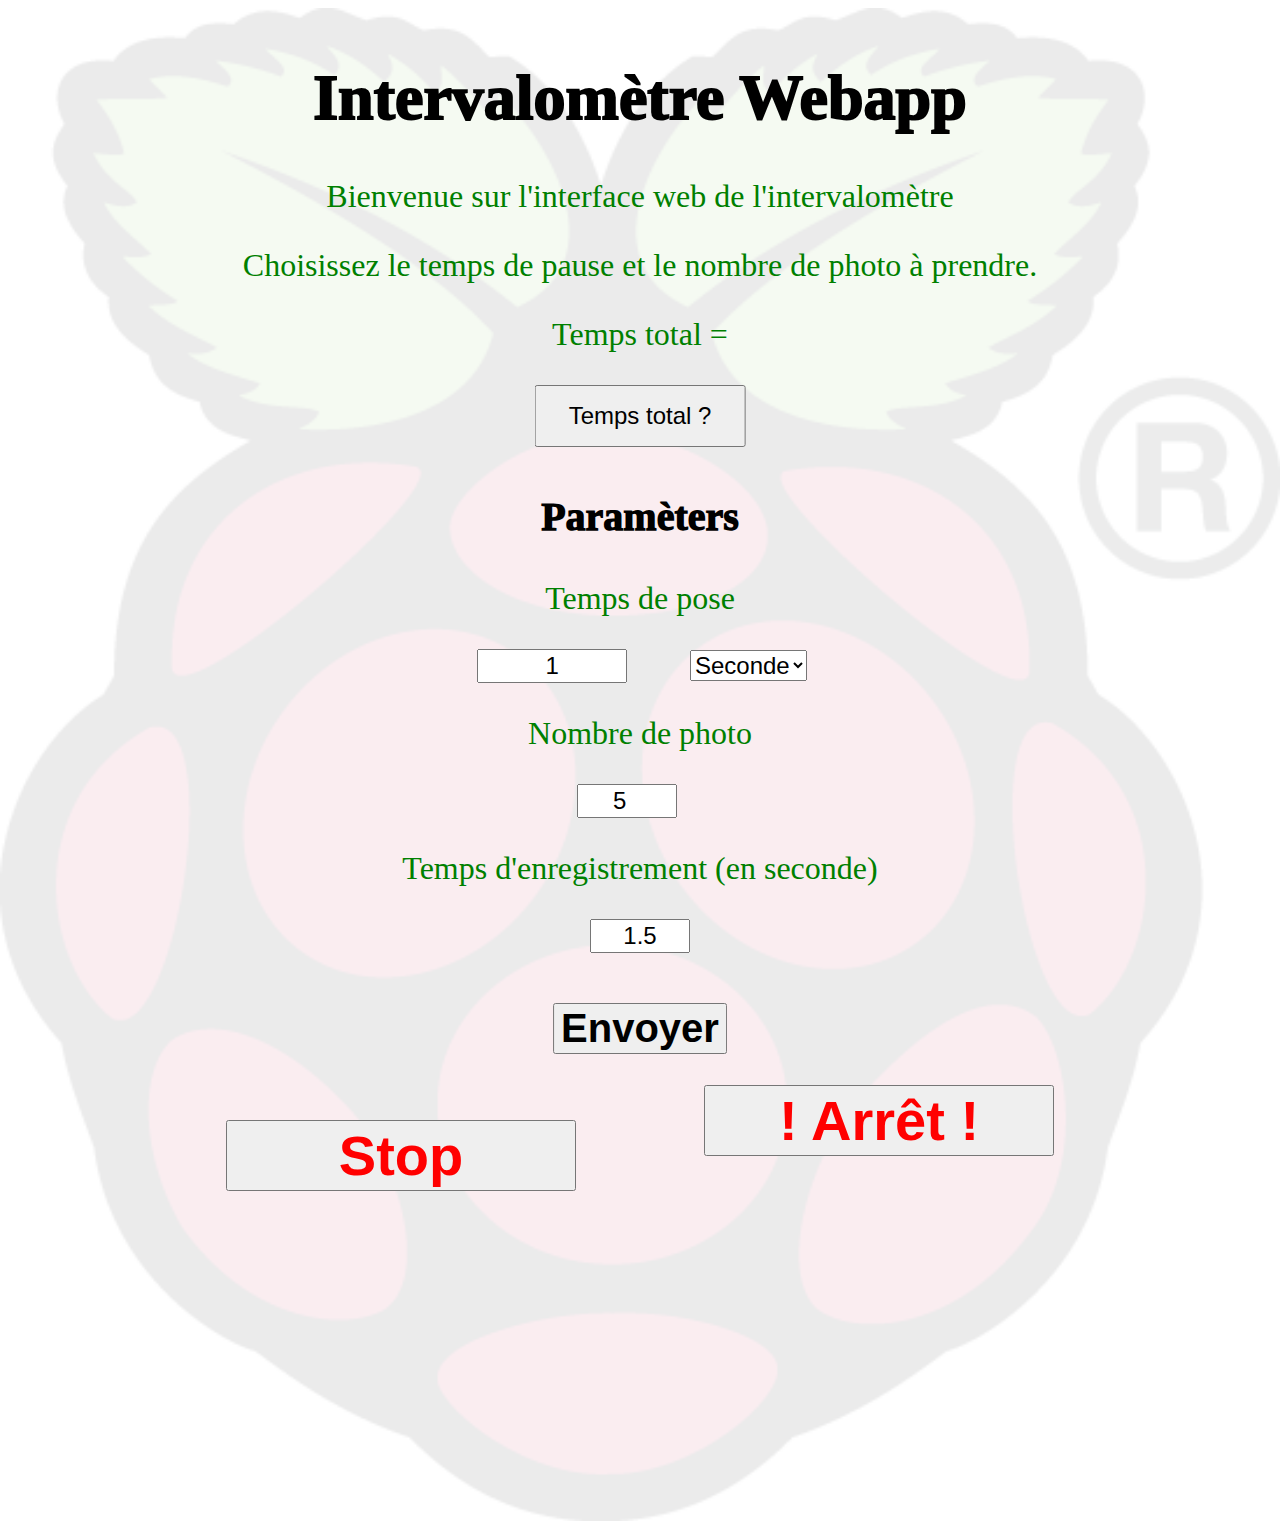
<file: web-pages/index.html>
<!--DOCTYPE html-->
<html>
    <head>
        <title>Star tracker website</title>
        <meta charset="utf-8"/>
        <link type="text/css" rel="stylesheet" href="style.css" />
    <head/>
    <body>
        <div class="background">
            <img class="bg-image" src="images/raspberry-pi-icon.png" alt="Raspberry pi" width=100%>
        </div>
        <div class="content">
            <h1>Intervalomètre Webapp</h1>
            <p>Bienvenue sur l'interface web de l'intervalomètre</p>
            <p>Choisissez le temps de pause et le nombre de photo à prendre.</p>
            <p id="tot_time">Temps total = </p>
            <button onclick="total_time()">Temps total ?</button>
            <form class="parameter_form" action="/index.html" method="post">
                <h3>Paramèters</h3>
                <div>
                    <p>Temps de pose</p>
                    <input class="temps_de_pose" type="text" id="temps_de_pose" name="temps_de_pose" value="1"/>
                    <select class="unit" id="unit" name="unit" size=1>
						<option value="s">Seconde</option>
						<option value="m">Minutes</option>
						<option value="h">Heure</option>
					</select>
                </div>
                <div>
                    <p>Nombre de photo</p>
                    <input class="nb_photo" type="number" id="nb_photo" name="nb_photo" min="0" max="1000" value="5"/>
                </div>
                <div>
                    <p>Temps d'enregistrement (en seconde)</p>
                    <input class="t_enregistre" type="text" id="t_enregistre" name="t_enregistre" value="1.5"/>
                </div>
                <input class="submit" type="submit" value="Envoyer"/>
            </form>
            <div class="stop">
                <form class="stop" action="/index.html" method="post">
                    <input type="hidden" id="stop" name="stop" value="stop"/>
                    <input class="stop" type="submit" value="Stop"/>
                </form>
            </div>
            <div class="fin">
                <form class="fin" action="/index.html" method="post">
                    <input type="hidden" id="fin" name="fin" value="fin"/>
                    <input class="fin" type="submit" value="! Arrêt !"/>
                </form>
            </div>
        </div>
        <script>
            function total_time(){
                var t_photo = Number(document.getElementById("temps_de_pose").value);
                var unit = document.getElementById("unit").value;
                var nb_photo = Number(document.getElementById("nb_photo").value);
                var t_enr = Number(document.getElementById("t_enregistre").value);
                
                var total;
                
                if (unit === 's'){
                    total = (t_photo + t_enr)*nb_photo;
                }
                else if (unit ==='m'){
                    total = (t_photo*60 + t_enr)*nb_photo;
                }
                else{
                    total = (t_photo*3600 + t_enr)*nb_photo;
                }
                
                if (total >= 3600){
                    var h_d = total / 3600.0;
                    var h = Math.trunc(h_d);
                    var m_d = (total - h*3600.0)/60.0;
                    var m = Math.trunc(m_d);
                    var s = Math.trunc((m_d-m)*60.0);
                    document.getElementById("tot_time").innerHTML = "Temps total = " + h + "h " + m + "m " + s + "s";
                }
                else if (total >= 60){
                    var m_d = total / 60.0;
                    var m = Math.trunc(m_d);
                    var s = Math.trunc((m_d-m)*60.0);
                    document.getElementById("tot_time").innerHTML = "Temps total = " + m + "m " + s + "s";
                }
                else{
                    document.getElementById("tot_time").innerHTML = "Temps total = " + total + " s";
                }
            }
        </script>
    </body>
</html>
</file>
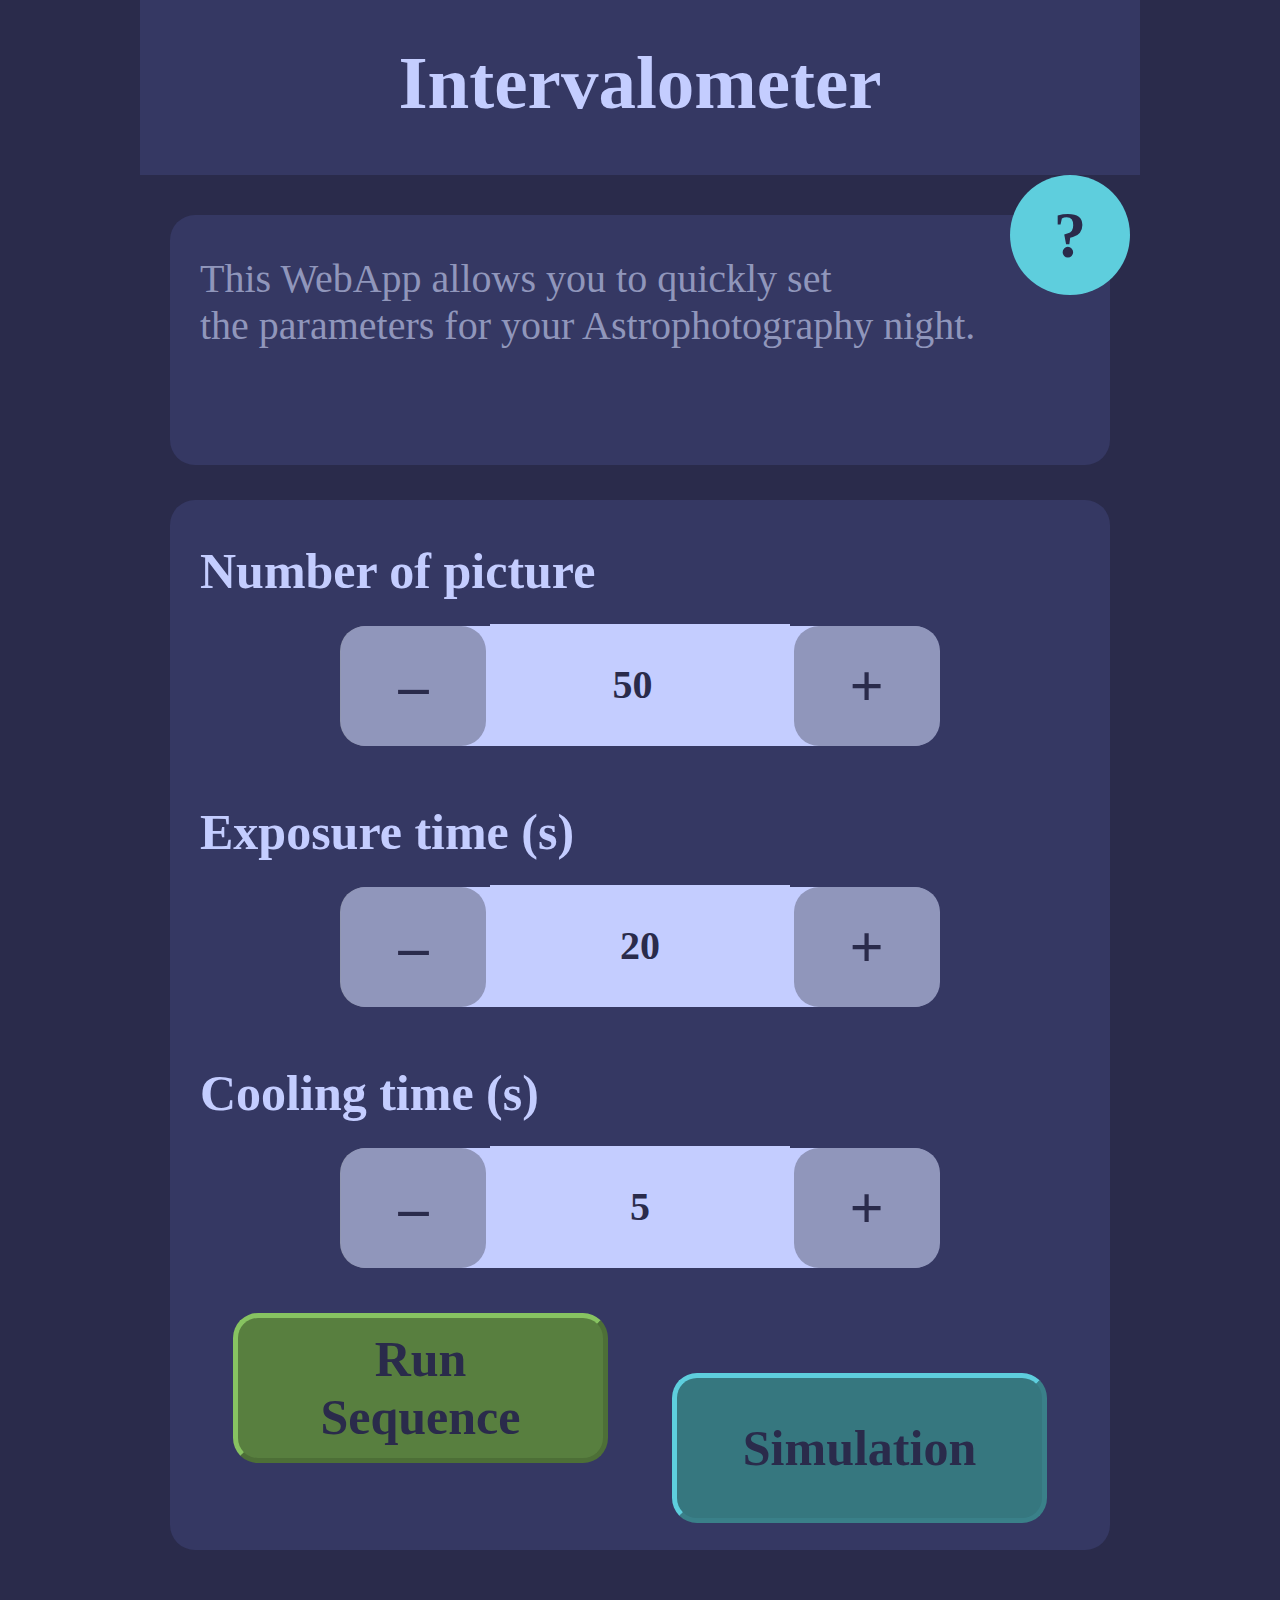
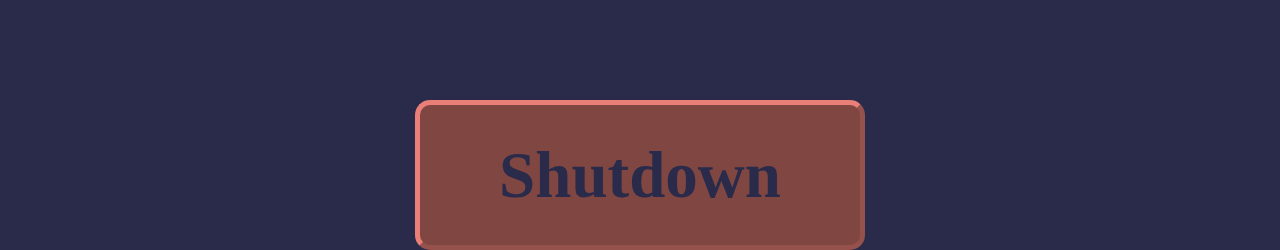
<file: web-pages2/index.html>
<!--DOCTYPE html-->
<html>
    <head>
        <title>Star tracker website</title>
        <meta charset="utf-8"/>
        <link type="text/css" rel="stylesheet" href="style.css" />
    <head/>
    
    <script>
        function openInfo(){
            // function that rise-up the pop-up windows for the general informations
            document.getElementById("info-popup").style.display = "block";
            document.getElementById("blur-back").style.display = "block";
            document.getElementById('main-container').setAttribute('class', 'blur');
        }
        function closeInfo(){
            // function that close the pop-up windows for the general informations
            document.getElementById("info-popup").style.display = "none";
            document.getElementById("blur-back").style.display = "none";
            document.getElementById('main-container').setAttribute('class', null);
        }
        
        function decreaseNbPicture(){
            // function to decrease the number of picture to take
            var new_val = parseInt(document.getElementById("nb-picture").value)-1;
            var min_val = parseInt(document.getElementById("nb-picture").min);
            var max_val = parseInt(document.getElementById("nb-picture").max);
            if (new_val > max_val){
                document.getElementById("nb-picture").value = max_val;
            }else if (new_val < min_val){
                document.getElementById("nb-picture").value = min_val;
            }
            else{
                document.getElementById("nb-picture").value = new_val;
            }
        }
        function increaseNbPicture(){
            // function to increase the number of picture to take
            var new_val = parseInt(document.getElementById("nb-picture").value)+1;
            var min_val = parseInt(document.getElementById("nb-picture").min);
            var max_val = parseInt(document.getElementById("nb-picture").max);
            if (new_val > max_val){
                document.getElementById("nb-picture").value = max_val;
            }else if (new_val < min_val){
                document.getElementById("nb-picture").value = min_val;
            }
            else{
                document.getElementById("nb-picture").value = new_val;
            }
        }
        function decreaseExpTime(){
            // function to decrease the exposure time
            var new_val = parseFloat(document.getElementById("exp-time").value)-1.0;
            var min_val = parseFloat(document.getElementById("exp-time").min);
            var max_val = parseFloat(document.getElementById("exp-time").max);
            if (new_val > max_val){
                document.getElementById("exp-time").value = max_val;
            }else if (new_val < min_val){
                document.getElementById("exp-time").value = min_val;
            }
            else{
                document.getElementById("exp-time").value = new_val;
            }
        }
        function increaseExpTime(){
            // function to increase the exposure time
            var new_val = parseFloat(document.getElementById("exp-time").value)+1.0;
            var min_val = parseFloat(document.getElementById("exp-time").min);
            var max_val = parseFloat(document.getElementById("exp-time").max);
            if (new_val > max_val){
                document.getElementById("exp-time").value = max_val;
            }else if (new_val < min_val){
                document.getElementById("exp-time").value = min_val;
            }
            else{
                document.getElementById("exp-time").value = new_val;
            }
        }
        function decreaseCoolTime(){
            // function to decrease the cooling time
            var new_val = parseFloat(document.getElementById("cool-time").value)-1.0;
            var min_val = parseFloat(document.getElementById("cool-time").min);
            var max_val = parseFloat(document.getElementById("cool-time").max);
            if (new_val > max_val){
                document.getElementById("cool-time").value = max_val;
            }else if (new_val < min_val){
                document.getElementById("cool-time").value = min_val;
            }
            else{
                document.getElementById("cool-time").value = new_val;
            }
        }
        function increaseCoolTime(){
            // function to increase the cooling time
            var new_val = parseFloat(document.getElementById("cool-time").value)+1.0;
            var min_val = parseFloat(document.getElementById("cool-time").min);
            var max_val = parseFloat(document.getElementById("cool-time").max);
            if (new_val > max_val){
                document.getElementById("cool-time").value = max_val;
            }else if (new_val < min_val){
                document.getElementById("cool-time").value = min_val;
            }
            else{
                document.getElementById("cool-time").value = new_val;
            }
        }
        
        function openSimu(){
            // function to open the pop-up window and calculate the simulation part
            document.getElementById("simulation-popup").style.display = "block";
            document.getElementById("blur-back").style.display = "block";
            document.getElementById('main-container').setAttribute('class', 'blur');
            document.getElementById("info-button").style.display = "none";
            
            simulation();
        }
        
        function simulation(){
            var nb_picture = Number(document.getElementById("nb-picture").value);
            var exp_time = Number(document.getElementById("exp-time").value);
            var cool_time = Number(document.getElementById("cool-time").value);
            
            var ratio = exp_time/(exp_time+cool_time);
            var middle_line = 75+700.0*ratio;
            
            var exp_txt = 75+(middle_line-75)/2;
            var cool_txt = middle_line+(775-middle_line)/2;
            
            var paramMiddleLineV = "M "+middle_line+" 90 l 0 60";
            var paramMiddleLineL = "M 75 120 l "+(middle_line-75)+" 0";
            var paramMiddleLineR = "M "+middle_line+" 120 l "+(775-middle_line)+" 0";
            
            document.getElementById("moving-line-v").setAttribute("d", paramMiddleLineV);
            document.getElementById("moving-line-l").setAttribute("d", paramMiddleLineL);
            document.getElementById("moving-line-r").setAttribute("d", paramMiddleLineR);
            document.getElementById("exp-text").setAttribute("x", exp_txt);
            document.getElementById("cool-text").setAttribute("x", cool_txt);
            
            document.getElementById("simu-nb-picture").innerHTML = nb_picture;
            document.getElementById("simu-exp-time").innerHTML = exp_time+ " s";
            document.getElementById("simu-cool-time").innerHTML = cool_time+ " s";
            
            document.getElementById("simu-total-time").innerHTML = total_time(nb_picture, exp_time, cool_time);
            document.getElementById("simu-total-exp-time").innerHTML = total_exposure(nb_picture, exp_time);
        }
        
        function total_time(nb_picture, exp_time, cool_time){
            // function to convert the parameters of the sequence into a ..h ..m ..s format
            var total = Math.round((exp_time+cool_time)*nb_picture);
            
            if (total >= 3600){
                var h_d = total / 3600.0;
                var h = Math.trunc(h_d);
                var m_d = (total - h*3600.0)/60.0;
                var m = Math.trunc(m_d);
                var s = Math.round((m_d-m)*60.0);
                return h + "h " + m + "m " + s + "s";
            }
            else if (total >= 60){
                var m_d = total / 60.0;
                var m = Math.trunc(m_d);
                var s = Math.round((m_d-m)*60.0);
                return m + "m " + s + "s";
            }
            else{
                return total + " s";
            }
        }
        
        function total_exposure(nb_picture, exp_time){
            // function to convert the parameters of the sequence into a ..h ..m ..s format
            var total = Math.round(exp_time*nb_picture);
            
            if (total >= 3600){
                var h_d = total / 3600.0;
                var h = Math.trunc(h_d);
                var m_d = (total - h*3600.0)/60.0;
                var m = Math.trunc(m_d);
                var s = Math.round((m_d-m)*60.0);
                return total + "s (" +h + "h " + m + "m " + s + "s)";
            }
            else if (total >= 60){
                var m_d = total / 60.0;
                var m = Math.trunc(m_d);
                var s = Math.round((m_d-m)*60.0);
                return total + "s (" + m + "m " + s + "s)";
            }
            else{
                return total + " s";
            }
        }
        
        function closeSimu(){
            // function to close the simulation pop-up window
            document.getElementById("simulation-popup").style.display = "none";
            document.getElementById("blur-back").style.display = "none";
            document.getElementById('main-container').setAttribute('class', null);
            document.getElementById("info-button").style.display = "block";
        }
        
        function openWarning(){
            // function to open the warning pop-up window to shutdown
            document.getElementById("shutdown-popup").style.display = "block";
            document.getElementById("blur-back").style.display = "block";
            document.getElementById('main-container').setAttribute('class', 'blur');
            document.getElementById("info-button").style.display = "none";
        }
        function closeWarning(){
            // function to close the warning pop-up window to shutdown
            document.getElementById("shutdown-popup").style.display = "none";
            document.getElementById("blur-back").style.display = "none";
            document.getElementById('main-container').setAttribute('class', null);
            document.getElementById("info-button").style.display = "block";
        }
    </script>
    
    <body>
        <div class="main" id="main">
            
            <!-- Main container definition -->
            <div id="main-container">
                <!-- WebApp title -->
                <div class="top_band">
                    <h1 class="major_title">Intervalometer</h1>
                </div>
                
                <!-- Short info -->
                <div class="little_info">
                    <h3>This WebApp allows you to quickly set <br/> the parameters for your Astrophotography night.</h3>
                </div>
                
                <!-- Parameters bloque description -->
                <div class="parameters">
                    <form class="parameter_form" action="/index.html" method="post">
                        <!-- Number of picture -->
                        <h2 class="param">Number of picture</h2>
                        <div class="form_selector">
                            <button type="button" class="form_btn" id="dec-nb-picture" onclick="decreaseNbPicture()">–</button>
                            <input class="nb_picture" type="number" id="nb-picture" name="nb_picture" min="1" max="1000" value="50"/>
                            <button type="button" class="form_btn" id="inc-nb-picture" onclick="increaseNbPicture()">+</button>
                        </div>
                        <!-- Exposure time -->
                        <h2 class="param">Exposure time (s)</h2>
                        <div class="form_selector">
                            <button type="button" class="form_btn" id="dec-exp-time" onclick="decreaseExpTime()">–</button>
                            <input class="exposure_time" type="text" id="exp-time" name="exposure_time" min="1" max="3600" value="20"/>
                            <button type="button" class="form_btn" id="inc-exp-time" onclick="increaseExpTime()">+</button>
                        </div>
                        <!-- Cooling time -->
                        <h2 class="param">Cooling time (s)</h2>
                        <div class="form_selector">
                            <button type="button" class="form_btn" id="dec-cool-time" onclick="decreaseCoolTime()">–</button>
                            <input class="cooling_time" type="text" id="cool-time" name="cooling_time" min="0.1" max="1800" value="5"/>
                            <button type="button" class="form_btn" id="inc-cool-time" onclick="increaseCoolTime()">+</button>
                        </div>
                        <!-- Simulation and submit button -->
                        <div class="sequence">
                            <input class="submit_param" type="submit" value="Run&#13;&#10;Sequence"/>
                            <button type="button" class="simu_button" onclick="openSimu()">Simulation</button>
                        </div>
                    </form>
                </div>
                <!-- Shutdown button -->
                <button type="button" class="shutdown_button" onclick="openWarning()">Shutdown</button>
            </div>
            
            <!-- Information pup-up description -->
            <div class="big_info" id="info-popup">
                <h2>Detail informations</h2>
                <p class="info_text">Big info on the WebApp utilisation<br/>You can test the connection between your device and the Intervalometer and between your camera and the Intervalometer too, by clicking on the "Test" button. During this test, the camera should have taken 3 picture with an exposure time of 1s and an interval between each frame of 2s. If no picture or only one picture have been taken, please check the cable connection between your canera an the Intervalometer.</p>
                <form class="test_form" action="/index.html" method="post">
                    <input class="nb_picture" type="number" id="nb-picture" name="nb_picture" value="3" hidden/>
                    <input class="exposure_time" type="number" id="exp-time" name="exposure_time" value="1" hidden/>
                    <input class="cooling_time" type="text" id="cool-time" name="cooling_time" value="2" hidden/>
                    <input class="test_button" type="submit" value="Test"/>
                </form>
                <button type="button" class="close_button" onclick="closeInfo()">Close</button>
            </div>
            <div class="blur_back" id="blur-back"></div>
            <button type="button" class="info_button" id="info-button" onclick="openInfo()">?</button>
            
            <!-- Simulation pop-up definition -->
            <div class="simulation_popup" id="simulation-popup">
                <h2>Sequence simulation</h2>
                <h3 class="simu_text" >The sequence is composed of:</h3>
                <h3 class="simu_param_text">- Number of picutre:</h3>
                <h3 class="simu_param" id="simu-nb-picture">50 frame</h3><br/>
                <h3 class="simu_param_text">- Exposure time:</h3>
                <h3 class="simu_param" id="simu-exp-time">20 s</h3><br/>
                <h3 class="simu_param_text">- Cooling time:</h3>
                <h3 class="simu_param" id="simu-cool-time">5 s</h3><br/>
                
                <svg class="svg_drawing" height="250" width="850">
                    <path id="moving-line-l" d="M 75 120 l 325 0" stroke=#e83b2e stroke-width="10" stroke-linecap="round"/> <!-- Moving horizontal line -->
                    <path id="moving-line-r" d="M 400 120 l 375 0" stroke=#6ec23a stroke-width="10" stroke-linecap="round"/> <!-- Moving horizontal line -->
                    <path id="moving-line-v" d="M 400 90 l 0 60" stroke=#5ECEDD stroke-width="10" stroke-linecap="round"/> <!-- Moving vertical line -->
                    <path id="left-line" d="M 75 90 l 0 60" stroke="black" stroke-width="10" stroke-linecap="round"/> <!-- Left vertical line -->
                    <path id="right-line" d="M 775 90 l 0 60" stroke="black" stroke-width="10" stroke-linecap="round"/> <!-- Right vertical line -->
                    <!-- Extremum label -->
                    <g font-family="Verdana" font-size="50" font-weight="bold" fill=#C4CDFF text-anchor="middle">
                    <text id="start-text" x="75" y="120" dx="0" dy="-60">Start</text> <!-- Start label -->
                    <text id="end-text" x="775" y="120" dx="0" dy="-60">End</text> <!-- End label -->
                    </g>
                    <!-- Exposure label -->
                    <g font-family="Verdana" font-size="40" font-weight="bold" fill=#e83b2e text-anchor="middle">
                    <text id="exp-text" x="238" y="120" dx="0" dy="90">Exposure time</text>
                    </g>
                    <!-- Cooling label -->
                    <g font-family="Verdana" font-size="40" font-weight="bold" fill=#6ec23a text-anchor="middle">
                    <text id="cool-text" x="588" y="120" dx="0" dy="90">Cooling time</text>
                    </g>
                    Sorry, your browser does not support inline SVG.
                </svg>
                
                <div class="simu_total_time">
                    <h2>Total sequence time:</h2>
                    <h2 id="simu-total-time">20m 50s</h2>
                    <h2>Total exposure time:</h2>
                    <h2 id="simu-total-exp-time">1000s (16m 40s)</h2>
                </div>
                <button type="button" class="close_simu_button" onclick="closeSimu()">Close</button>
            </div>
            
            <!-- Shutdown warning pop-up definition -->
            <div class="shutdown_popup" id="shutdown-popup">
                <h1>!!! Warning !!!</h1>
                <p class="shutdown_txt">Do you really want to shutdown the intervalometer?</p>
                <form class="shutdown_form" action="/index.html" method="post">
                    <input type="number" id="exp-time" name="shutdown" value="shutdown" hidden/>
                    <input class="submit_shutdown" type="submit" value="Shutdown"/>
                </form>
                <button type="button" class="cancel_button" onclick="closeWarning()">Cancel</button>
            </div>
        </div>
        
    </body>
</html>
</file>
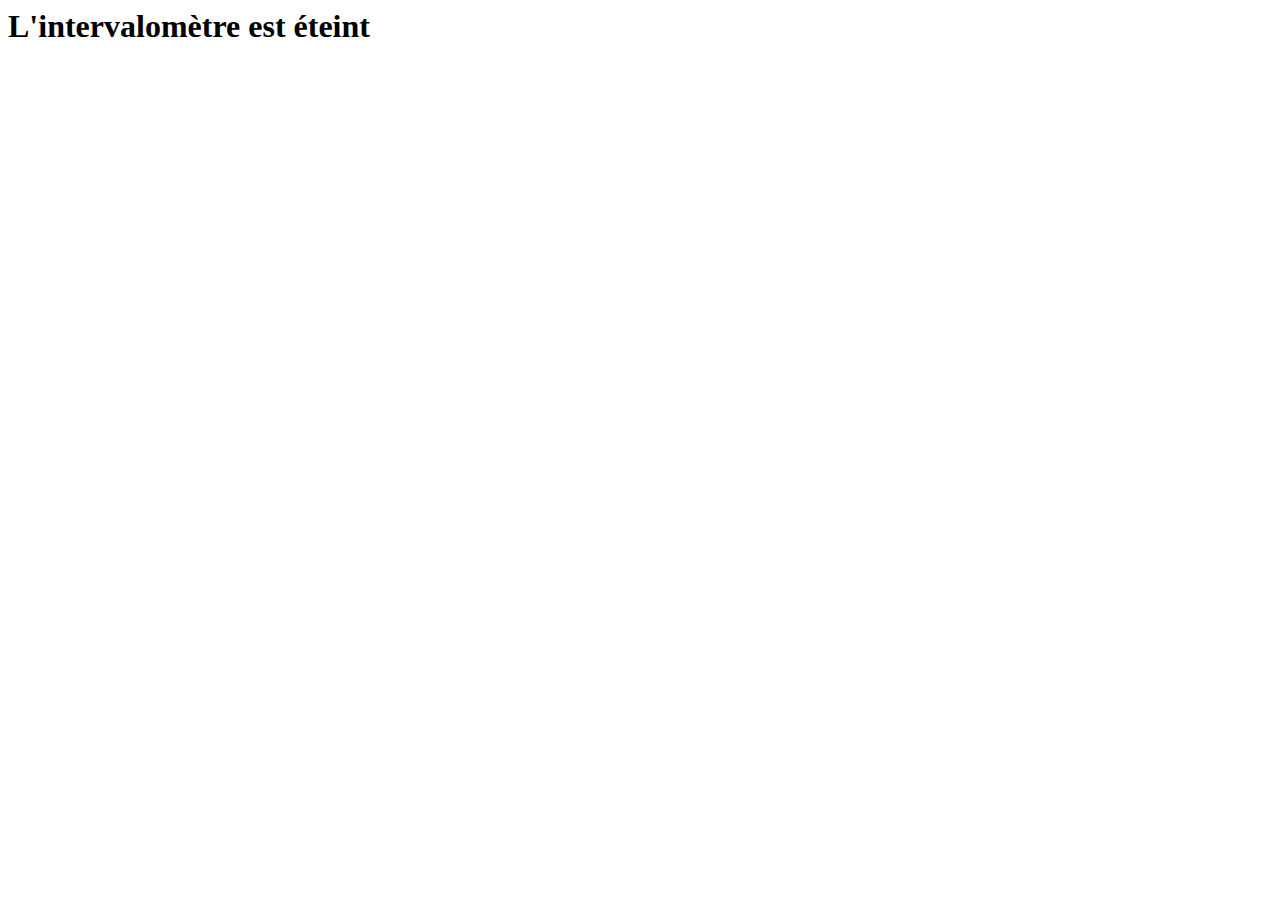
<file: web-pages/out.html>
<!--DOCTYPE html-->
<html>
    <head>
        <title>Star tracker website</title>
        <meta charset="utf-8"/>
    <head/>

    <body>
        <h1>L'intervalomètre est éteint</h1>
    </body>
</html>
</file>
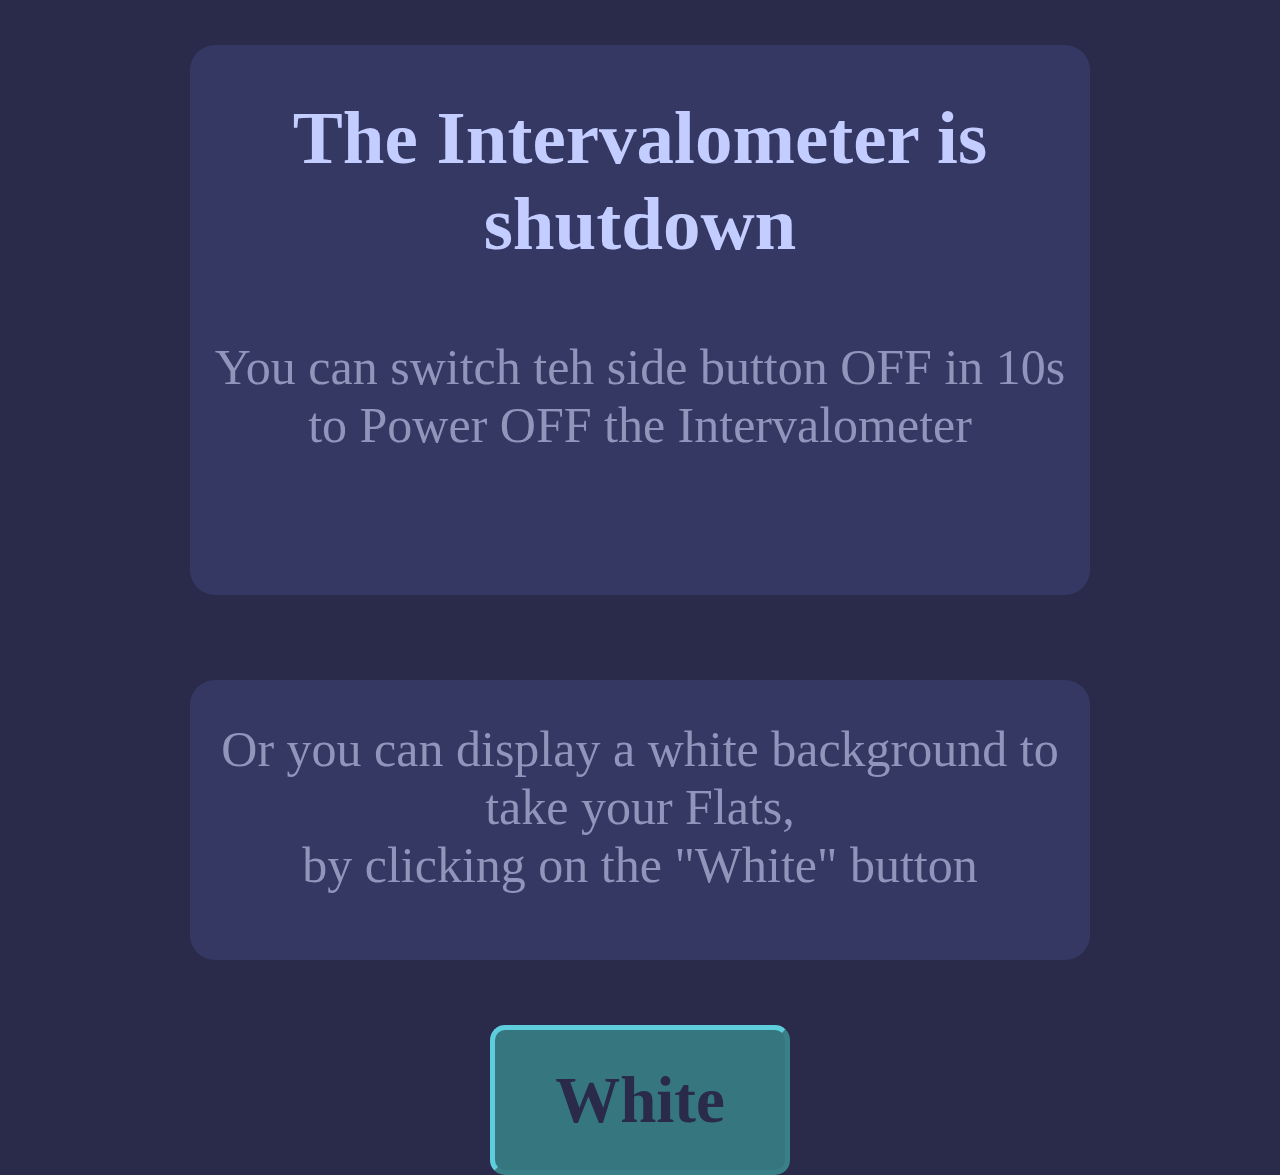
<file: web-pages2/out.html>
<!--DOCTYPE html-->
<html>
    <head>
        <title>Star tracker website</title>
        <meta charset="utf-8"/>
    <head/>
    
    <style>
        /*|| Body description part */
        body{
            background-color: #2A2B4B;
        }
        
        /*|| Div description part */
        div.title{
            position: absolute;
            top: 5%;
            left: 50%;
            transform: translate(-50%,0);
            -webkit-transform: translate(-50%,0);
            width: 900;
            height: 550px;
            border-radius: 25px;
            background-color: #353863;
        }
        
        div.text{
            position: absolute;
            top: 680px;
            left: 50%;
            transform: translate(-50%,0);
            -webkit-transform: translate(-50%,0);
            width: 900;
            height: 280;
            border-radius: 25px;
            background-color: #353863;
        }
        
        div.white_popup{
            display: none;
            position: absolute;
            top: 0%;
            left: 50%;
            transform: translate(-50%,0);
            -webkit-transform: translate(-50%,0);
            width: 100%;
            height: 1875px;
            background-color: #FFFFFF;
        }
        
        /*|| Text description part */
        h1{
            font-family: "Verdana";
            font-size: 75px;
            font-weight: bold;
            color: #C4CDFF;
            text-align: center;
        }
        
        h2{
            padding: 20px 20px;
            margin: 20px 0px;
            font-family: "Verdana";
            color: #9096BB;
            text-align: center;
            font-size: 50px;
            font-weight: normal;
        }
        
        /*|| Button description part */
        button.open_button{
            margin: 0px 0px;
            padding: 0px 0px;
            border-width: 5px;
            border-color: #5ECEDD;
            border-radius: 15px;
            width: 300;
            height: 150px;
            position: absolute;
            top: 1100px;
            left: 50%;
            transform: translate(-50%,-50%);
            -webkit-transform: translate(-50%,-50%);
            background-color: #36777F;
            color: #2A2B4B;
            font-size: 65px;
            font-weight: bold;
            font-family: "Verdana";
            text-align: center;
        }
        
        button.close_button{
            margin: 50px 0px;
            padding: 0px 0px;
            border-width: 5px;
            border-color: #5ECEDD;
            border-radius: 15px;
            width: 300;
            height: 150px;
            position: absolute;
            top: 90%;
            left: 50%;
            transform: translate(-50%,-50%);
            -webkit-transform: translate(-50%,-50%);
            background-color: #36777F;
            color: #2A2B4B;
            font-size: 65px;
            font-weight: bold;
            font-family: "Verdana";
            text-align: center;
        }
    </style>
    
    <script>
        function openWhite(){
            // function that rise-up the pop-up windows for the general informations
            document.getElementById("white-popup").style.display = "block";
        }
        function closeWhite(){
            // function that rise-up the pop-up windows for the general informations
            document.getElementById("white-popup").style.display = "none";
        }
    </script>
    
    <body>
        <div class="title">
            <h1>The Intervalometer is shutdown</h1>
            <h2>You can switch teh side button OFF in 10s to Power OFF the Intervalometer</h2>
        </div>
        
        <div class="text">
            <h2>Or you can display a white background to take your Flats,<br/> by clicking on the "White" button</h2>
        </div>
        
        <button type="button" class="open_button" onclick="openWhite()">White</button>
        
        <div class="white_popup" id="white-popup">
            <button type="button" class="close_button" onclick="closeWhite()">Close</button>
        </div>
        
    </body>
</html>
</file>
<file: web-pages/style.css>
body{
    background-color: #FFFFFF;
}

div.background{
    overflow: hidden;
    width: 100%;
    left: 50%;
    transform: translate(-50%, 0);
    position: absolute;
    opacity: 0.075;
}

div.content{
    position: absolute;
    transform: translate(-50%, 0);
    width: 100%;
    top: 2%;
    left : 50%;
    opacity: 1;
}

h1{
    text-align: center;
    font-size: 400%;
    font-weight: 1000;
}

h3{
    text-align: center;
    font-size: 250%;
    font-weight: 1000;
}

p{
    text-align: center;
    font-size: 200%;
    font-weight: 100;
    color: green;
}

button{
    text-align: center;
    padding: 15px 32px;
    transform: translate(-50%, 0);
    position: absolute;
    left: 50%;
    font-size: 150%;
    font-weight: 500;
}

form{
    transform: translate(-50%, 0);
    position: relative;
    left: 50%;
    top: 100px;
}

input.temps_de_pose{
    text-align: center;
    transform: translate(-100%, 0);
    position: relative;
    left: 49%;
    width: 150px;
    font-size: 150%;
}

select.unit{
    text-align: center;
    transform: translate(-100%, 0);
    position: relative;
    left: 51%;
    font-size: 150%;
    font-weight: 400;
}

input.nb_photo{
    text-align: center;
    transform: translate(-50%, 0);
    position: relative;
    left: 49%;
    width: 100px;
    font-size: 150%;
    font-weight: 400;
}

input.t_enregistre{
    text-align: center;
    transform: translate(-50%, 0);
    position: relative;
    left: 50%;
    width: 100px;
    font-size: 150%;
    font-weight: 400;
}


input.submit{
    text-align: center;
    transform: translate(-50%, 0);
    position: relative;
    left: 50%;
    top: 50px;
    font-size: 250%;
    font-weight: 700;
}


div.stop{
    position: relative;
    left: 45%;
    top: 100px;
    width: 350px;
}


input.stop{
    transform: translate(-100%, 0);
    width: 350px;
    text-align: center;
    color: red;
    font-size: 350%;
    font-weight: 900;
}


div.fin{
    position: relative;
    left: 55%;
    top: -22px;
    width: 350px;
}


input.fin{
    width: 350px;
    text-align: center;
    color: red;
    font-size: 350%;
    font-weight: 900;
}
</file>
<file: web-pages2/style.css>
/*|| import the font */
/*@font-face {
  font-family: "Aller";
  src: url("Font/Aller_Rg.ttf");
}*/


/*|| Body description part */
body{
    background-color: #2A2B4B;
}

/*|| Div description part */
div{
    background-color: #353863;
}

div.main{
    position: absolute;
    width: 1000px;
    height: 1700px;
    top: 0;
    left: 50%;
    transform: translate(-50%,0);
    background-color: rgba(42, 43, 75, 0);
}

div.top_band{
    width: 1000px;
    height: 175px;
    position: absolute;
    top: 0px;
    left: 50%;
    transform: translate(-50%,0);
    -webkit-transform: translate(-50%,0);
    line-height: 65px;
    text-align: center;
}

div.little_info{
    width: 880px;
    height: 250px;
    padding: 0px 30px;
    position: absolute;
    top: 215px;
    left: 50%;
    transform: translate(-50%,0);
    -webkit-transform: translate(-50%,0);
    text-align: center;
    border-radius: 25px;
    z-index: 8;
}

div.big_info{
    display: none;
    position: absolute;
    top: 250;
    left: 50%;
    transform: translate(-50%,0);
    -webkit-transform: translate(-50%,0);
    width: 880px;
    height: 1580px;
    border-radius: 50px;
    z-index: 9;
}

div.blur_back{
    display: none;
    position: absolute;
    top: 0px;
    left: 0px;
    background-color: rgba(42, 43, 75, 0.8);
    width: 1000px;
    height: 113%;
    z-index: 8;
}

div.parameters{
    width: 880px;
    height: 1050px;
    padding: 0px 30px;
    position: absolute;
    top: 500px;
    left: 50%;
    transform: translate(-50%,0);
    -webkit-transform: translate(-50%,0);
    text-align: center;
    border-radius: 25px;
}

div.form_selector{
    margin: 0px;
    padding: 0px;
    width: 600px;
    height: 120px;
    padding: 0px;
    position: relative;
    top: -15px;
    left: 50%;
    transform: translate(-50%,0);
    /*background-color: #C4CDFF;*/
    background: linear-gradient(90deg, rgba(144,150,176,1) 0%, rgba(144,150,187,1) 15%, rgba(196,205,255,1) 15%, rgba(196,205,255,1) 85%, rgba(144,150,187,1) 85%, rgba(144,150,187,1) 100%);
    border-radius: 25px;
}

div.sequence{
    width: 880px;
    height: 75px;
    padding: 15px;
    position: relative;
    top: 30px;
    left: 50%;
    transform: translate(-50%,0);
    background-color: rgba(0,0,0,0);
}

div.simulation_popup{
    display: none;
    position: absolute;
    top: 250;
    left: 50%;
    padding: 0px 30px;
    transform: translate(-50%,0);
    -webkit-transform: translate(-50%,0);
    width: 880px;
    height: 1300px;
    border-radius: 25px;
    z-index: 9;
}

svg.svg_drawing{
    position: relative;
    top: 50px;
    left: 50%;
    transform: translate(-50%,0);
    -webkit-transform: translate(-50%,0);
}

div.simu_total_time{
    position: relative;
    top: 50px;
    left: 50%;
    transform: translate(-50%,0);
    -webkit-transform: translate(-50%,0);
}

div.shutdown_popup{
    display: none;
    position: absolute;
    top: 250px;
    left: 50%;
    transform: translate(-50%,0);
    -webkit-transform: translate(-50%,0);
    width: 880px;
    height: 760px;
    border-radius: 25px;
    z-index: 9;
}

/*|| Text description part */
h1, h2, h3, p{
    font-family: "Verdana";
    font-weight: normal;
    color: #C4CDFF;
    text-align: center;
}

h1{
    font-size: 75px;
    font-weight: bold;
}

h2{
    font-size: 50px;
    font-weight: bold;
}

h2.param{
    text-align: left;
}

h3{
    color: #9096BB;
    font-weight: normal;
    font-size: 40px;
    text-align: left;
    word-break: keep-all;
}
h3.simu_text{
    padding: 10px 0px;
    margin: 0px 0px;
}

h3.simu_param_text{
    padding: 0px 0px;
    margin: 0px 0px;
    position: relative;
    left: 50px;
    display: inline;
}

h3.simu_param{
    padding: 0px 0px;
    margin: 0px 0px;
    position: relative;
    left: 75px;
    display: inline;
    font-weight: bold;
}

p{
    color: #9096BB;
    font-size: 40px;
    text-align: justify;
    overflow: scroll;
}

p.info_text{
    padding: 10px 20px;
    margin: 0px 0px;
    width: 740px;
    height: 1050px;
    position: relative;
    top: 0px;
    left: 50px;
    border-style: inset;
    border-width: 5px;
    border-color: #2A2B4B;
    overflow: scroll;
}

p.shutdown_txt{
    padding: 10px 20px;
    margin: 20px 50px;
    width: auto;
    height: auto;
    text-align: center;
}

/*|| Button description part */
button{
    font-family: "Verdana";
    font-weight: normal;
    text-align: center;
}

button.info_button{
    margin: 0;
    padding: 0;
    border: none;
    border-radius: 50%;
    width: 120px;
    height: 120px;
    position: absolute;
    top: 175px;
    right: 10px;
    background-color: #5ECEDD;
    color: #2A2B4B;
    font-size: 65px;
    font-weight: bold;
    transition: -webkit-transform 1.5s transform 1.5s;
    -webkit-transition: -webkit-transform 1.5s;
    transition-timing-function: ease-in-out;
    -webkit-transition-timing-function: ease-in-out;
    z-index: 9;
}

button.info_button:hover {
    transform: rotate(360deg);
    -webkit-transform: rotate(360deg);
}

button.close_button{
    margin: 0;
    padding: 0;
    border-width: 5px;
    border-color: #E97F77;
    border-radius: 15px;
    width: 250;
    height: 120px;
    position: fixed;
    bottom: 20px;
    left: 50%;
    transform: translate(-50%,0);
    -webkit-transform: translate(-50%,0);
    background-color: #804641;
    color: #2A2B4B;
    font-size: 65px;
    font-weight: bold;
}

button.close_button:hover {
    background-color: #E97F77;
}

button.form_btn{
    margin: 0;
    padding: 0;
    border: none;
    border-radius: 25px;
    width: 145px;
    height: 120px;
    position: relative;
    top: 0px;
    left: 0px;
    background-color: #9096BB;
    color: #2A2B4B;
    font-family: "Verdana";
    font-size: 60px;
    font-weight: bold;
}
button.form_btn:hover {
    background-color: #626680;
}

button.simu_button{
    margin: 0px 30px;
    padding: 0px 0px;
    border-width: 5px;
    border-radius: 25px;
    border-color: #5ECEDD;
    width: 375px;
    height: 150px;
    position: relative;
    top: 16px;
    right: 0px;
    background-color: #36777F;
    color: #2A2B4B;
    font-family: "Verdana";
    font-size: 50px;
    font-weight: bold;
}
button.simu_button:hover {
    background-color: #5ECEDD;
}

button.close_simu_button{
    margin: 0;
    padding: 0;
    border-width: 5px;
    border-color: #E97F77;
    border-radius: 15px;
    width: 250;
    height: 120px;
    position: relative;
    top: 50px;
    left: 50%;
    transform: translate(-50%,0);
    -webkit-transform: translate(-50%,0);
    background-color: #804641;
    color: #2A2B4B;
    font-size: 65px;
    font-weight: bold;
}

button.close_simu_button:hover {
    background-color: #E97F77;
}

button.shutdown_button{
    margin: 0;
    padding: 0;
    border-width: 5px;
    border-color: #E97F77;
    border-radius: 15px;
    width: 450;
    height: 150px;
    position: absolute;
    top: 1700px;
    left: 50%;
    transform: translate(-50%,0);
    -webkit-transform: translate(-50%,0);
    background-color: #804641;
    color: #2A2B4B;
    font-size: 65px;
    font-weight: bold;
}

button.shutdown_button:hover {
    background-color: #E97F77;
}

button.cancel_button{
    margin: 0px 0px;
    padding: 0px;
    border-width: 5px;
    border-color: #5ECEDD;
    border-radius: 15px;
    width: 400;
    height: 120px;
    position: relative;
    top: 120px;
    left: 50%;
    transform: translate(-50%,0);
    -webkit-transform: translate(-50%,0);
    background-color: #5ECEDD;
    color: #2A2B4B;
    font-size: 65px;
    font-weight: bold;
}

/*|| Forme and Input description part */
form.parameter_form{
    margin: 0px 0px;
    padding: 0px 0px;
}

input.nb_picture{
    margin: 0;
    padding: 0px;
    border: none;
    width: 300px;
    height: 120px;
    position: relative;
    top: -8px;
    background-color: #C4CDFF;
    color: #2A2B4B;
    text-align: center;
    font-family: "Verdana";
    font-size: 40px;
    font-weight: bold;
}

input.exposure_time{
    margin: -10px 0px;
    padding: 0px;
    border: none;
    width: 300px;
    height: 120px;
    position: relative;
    top: -8px;
    background-color: #C4CDFF;
    color: #2A2B4B;
    text-align: center;
    font-family: "Verdana";
    font-size: 40px;
    font-weight: bold;
}

input.cooling_time{
    margin: 0;
    padding: 0px;
    border: none;
    width: 300px;
    height: 120px;
    position: relative;
    top: -8px;
    background-color: #C4CDFF;
    color: #2A2B4B;
    text-align: center;
    font-family: "Verdana";
    font-size: 40px;
    font-weight: bold;
}

form.test_form{
    margin: 0px 0px;
    padding: 0px 0px;
    position: fixed;
    bottom: 180px;
    left: 50%;
    transform: translate(-50%,0);
    -webkit-transform: translate(-50%,0);
}

input.test_button{
    margin: 0px 0px;
    padding: 0px 0px;
    border-width: 5px;
    border-color: #5ECEDD;
    border-radius: 15px;
    width: 250;
    height: 120px;
    position: relative;
    top: 0px;
    left: 50%;
    transform: translate(-50%,0);
    -webkit-transform: translate(-50%,0);
    background-color: #5ECEDD;
    color: #2A2B4B;
    text-align: left;
    font-size: 65px;
    font-weight: bold;
}

input.submit_param{
    margin: 0px 30px;
    padding: 0px 0px;
    border-width: 5px;
    border-color: #87C361;
    border-radius: 25px;
    position: relative;
    top: -15px;
    right: 0px;
    width: 375px;
    height: 150px;
    background-color: #587F3F;
    color: #2A2B4B;
    text-align: center;
    font-family: "Verdana";
    font-size: 50px;
    font-weight: bold;
}

input.submit_param:hover {
    background-color: #87C361;
}

form.shutdown_form{
    margin: 0px 0px;
    padding: 0px 0px;
    position: relative;
    left: 50%;
    transform: translate(-50%,0);
    -webkit-transform: translate(-50%,0);
}

input.submit_shutdown{
    margin: 0px 0px;
    padding: 0px 0px;
    border-width: 5px;
    border-color: #E97F77;
    border-radius: 25px;
    position: relative;
    top: 50px;
    left: 50%;
    transform: translate(-50%,0);
    -webkit-transform: translate(-50%,0);
    width: 400px;
    height: 120px;
    background-color: #804641;
    color: #2A2B4B;
    text-align: center;
    font-family: "Verdana";
    font-size: 45px;
    font-weight: bold;
}


/*|| Other description part */
.blur{
    filter: blur(8px);
}
</file>
